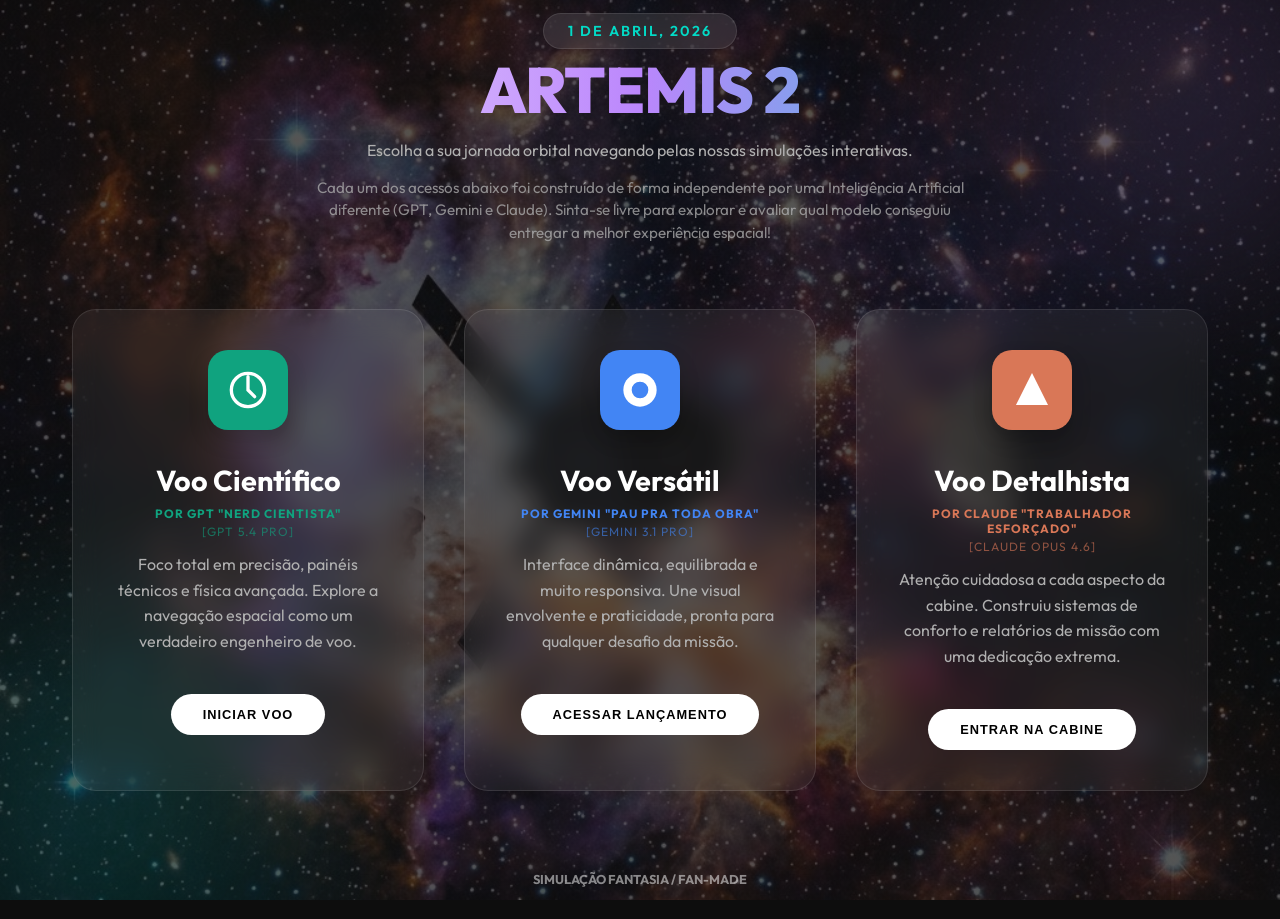
<file: index.html>
<!DOCTYPE html>
<html lang="pt-br">
<head>
    <meta charset="UTF-8">
    <meta name="viewport" content="width=device-width, initial-scale=1.0">
    <meta name="google-site-verification" content="vCRd75NkckQ5ONjl4FGs9igMTV8BqqFZXigfnOIRbf8" />
    <title>ARTEMIS 2 | Simulações Espaciais AI - 1 de Abril 2026</title>
    <meta name="description" content="Simulação de voo e viagem espacial para a Lua com a missão Artemis 2 em cooperação com as inteligências artificiais de última geração.">
    
    <!-- Google Fonts -->
    <link rel="preconnect" href="https://fonts.googleapis.com">
    <link rel="preconnect" href="https://fonts.gstatic.com" crossorigin>
    <link href="https://fonts.googleapis.com/css2?family=Outfit:wght@300;600;800&display=swap" rel="stylesheet">
    
    <!-- CSS -->
    <link rel="stylesheet" href="index.css">
    
    <link rel="icon" href="data:image/svg+xml,<svg xmlns='http://www.w3.org/2000/svg' viewBox='0 0 100 100'><text y='.9em' font-size='90'>🚀</text></svg>">
</head>
<body>

    <div class="bg-blobs">
        <div class="blob blob-1"></div>
        <div class="blob blob-2"></div>
    </div>

    <div class="container">
        <header>
            <span class="date-badge">1 DE ABRIL, 2026</span>
            <h1>Artemis 2</h1>
            <p style="margin-bottom: 0.8rem;">Escolha a sua jornada orbital navegando pelas nossas simulações interativas.</p>
            <p style="font-size: 0.95rem; opacity: 0.75; max-width: 650px; margin: 0 auto; line-height: 1.5;">
                Cada um dos acessos abaixo foi construído de forma independente por uma Inteligência Artificial diferente (GPT, Gemini e Claude). Sinta-se livre para explorar e avaliar qual modelo conseguiu entregar a melhor experiência espacial!
            </p>
        </header>

        <section class="simulations-grid">
            
            <!-- GPT 5.4 PRO -->
            <a href="artemis2_chat_gpt.html" class="card gpt-card">
                <div class="icon">
                    <svg width="40" height="40" viewBox="0 0 24 24" fill="none" xmlns="http://www.w3.org/2000/svg">
                        <path d="M12 2C6.47715 2 2 6.47715 2 12C2 17.5228 6.47715 22 12 22C17.5228 22 22 17.5228 22 12C22 6.47715 17.5228 2 12 2ZM12 4V12L16 16" stroke="white" stroke-width="2" stroke-linecap="round"/>
                    </svg>
                </div>
                <div>
                    <h2>Voo Científico</h2>
                    <div style="font-size: 0.75rem; font-weight: bold; color: var(--accent-gpt); text-transform: uppercase; margin-bottom: 0.8rem; letter-spacing: 1px;">
                        Por GPT "Nerd Cientista"
                        <span style="display: block; font-weight: normal; opacity: 0.6; margin-top: 0.2rem;">[GPT 5.4 PRO]</span>
                    </div>
                    <p>Foco total em precisão, painéis técnicos e física avançada. Explore a navegação espacial como um verdadeiro engenheiro de voo.</p>
                </div>
                <button class="btn">Iniciar Voo</button>
            </a>

            <!-- GEMINI 3.1 PRO -->
            <a href="artemis2_gemini.html" class="card gemini-card">
                <div class="icon">
                    <svg width="40" height="40" viewBox="0 0 24 24" fill="none" xmlns="http://www.w3.org/2000/svg">
                        <path d="M12 22C17.5228 22 22 17.5228 22 12C22 6.47715 17.5228 2 12 2C6.47715 2 2 6.47715 2 12C2 17.5228 6.47715 22 12 22Z" fill="white"/>
                        <circle cx="12" cy="12" r="5" fill="#4285f4"/>
                    </svg>
                </div>
                <div>
                    <h2>Voo Versátil</h2>
                    <div style="font-size: 0.75rem; font-weight: bold; color: var(--accent-gemini); text-transform: uppercase; margin-bottom: 0.8rem; letter-spacing: 1px;">
                        Por Gemini "Pau pra Toda Obra"
                        <span style="display: block; font-weight: normal; opacity: 0.6; margin-top: 0.2rem;">[GEMINI 3.1 PRO]</span>
                    </div>
                    <p>Interface dinâmica, equilibrada e muito responsiva. Une visual envolvente e praticidade, pronta para qualquer desafio da missão.</p>
                </div>
                <button class="btn">Acessar Lançamento</button>
            </a>

            <!-- CLAUDE OPUS 4.6 -->
            <a href="artemis2-opusv5.html" class="card claude-card">
                <div class="icon">
                    <svg width="40" height="40" viewBox="0 0 24 24" fill="none" xmlns="http://www.w3.org/2000/svg">
                        <path d="M12 4L4 20H20L12 4Z" fill="white" stroke="white" stroke-width="2"/>
                    </svg>
                </div>
                <div>
                    <h2>Voo Detalhista</h2>
                    <div style="font-size: 0.75rem; font-weight: bold; color: var(--accent-claude); text-transform: uppercase; margin-bottom: 0.8rem; letter-spacing: 1px;">
                        Por Claude "Trabalhador Esforçado"
                        <span style="display: block; font-weight: normal; opacity: 0.6; margin-top: 0.2rem;">[CLAUDE OPUS 4.6]</span>
                    </div>
                    <p>Atenção cuidadosa a cada aspecto da cabine. Construiu sistemas de conforto e relatórios de missão com uma dedicação extrema.</p>
                </div>
                <button class="btn">Entrar na Cabine</button>
            </a>

        </section>

        <footer style="margin-top: 5rem; opacity: 0.5; font-size: 0.8rem;">
            <strong>SIMULAÇÃO FANTASIA / FAN-MADE</strong>
        </footer>
    </div>

    <!-- Micro-animations for the mouse follow -->
    <script>
        document.addEventListener('mousemove', (e) => {
            const blobs = document.querySelectorAll('.blob');
            const x = (e.clientX / window.innerWidth - 0.5) * 50;
            const y = (e.clientY / window.innerHeight - 0.5) * 50;
            
            blobs.forEach((blob, index) => {
                const factor = index === 0 ? 1 : -0.8;
                blob.style.transform = `translate(${x * factor}px, ${y * factor}px)`;
            });
        });
    </script>
</body>
</html>
</file>
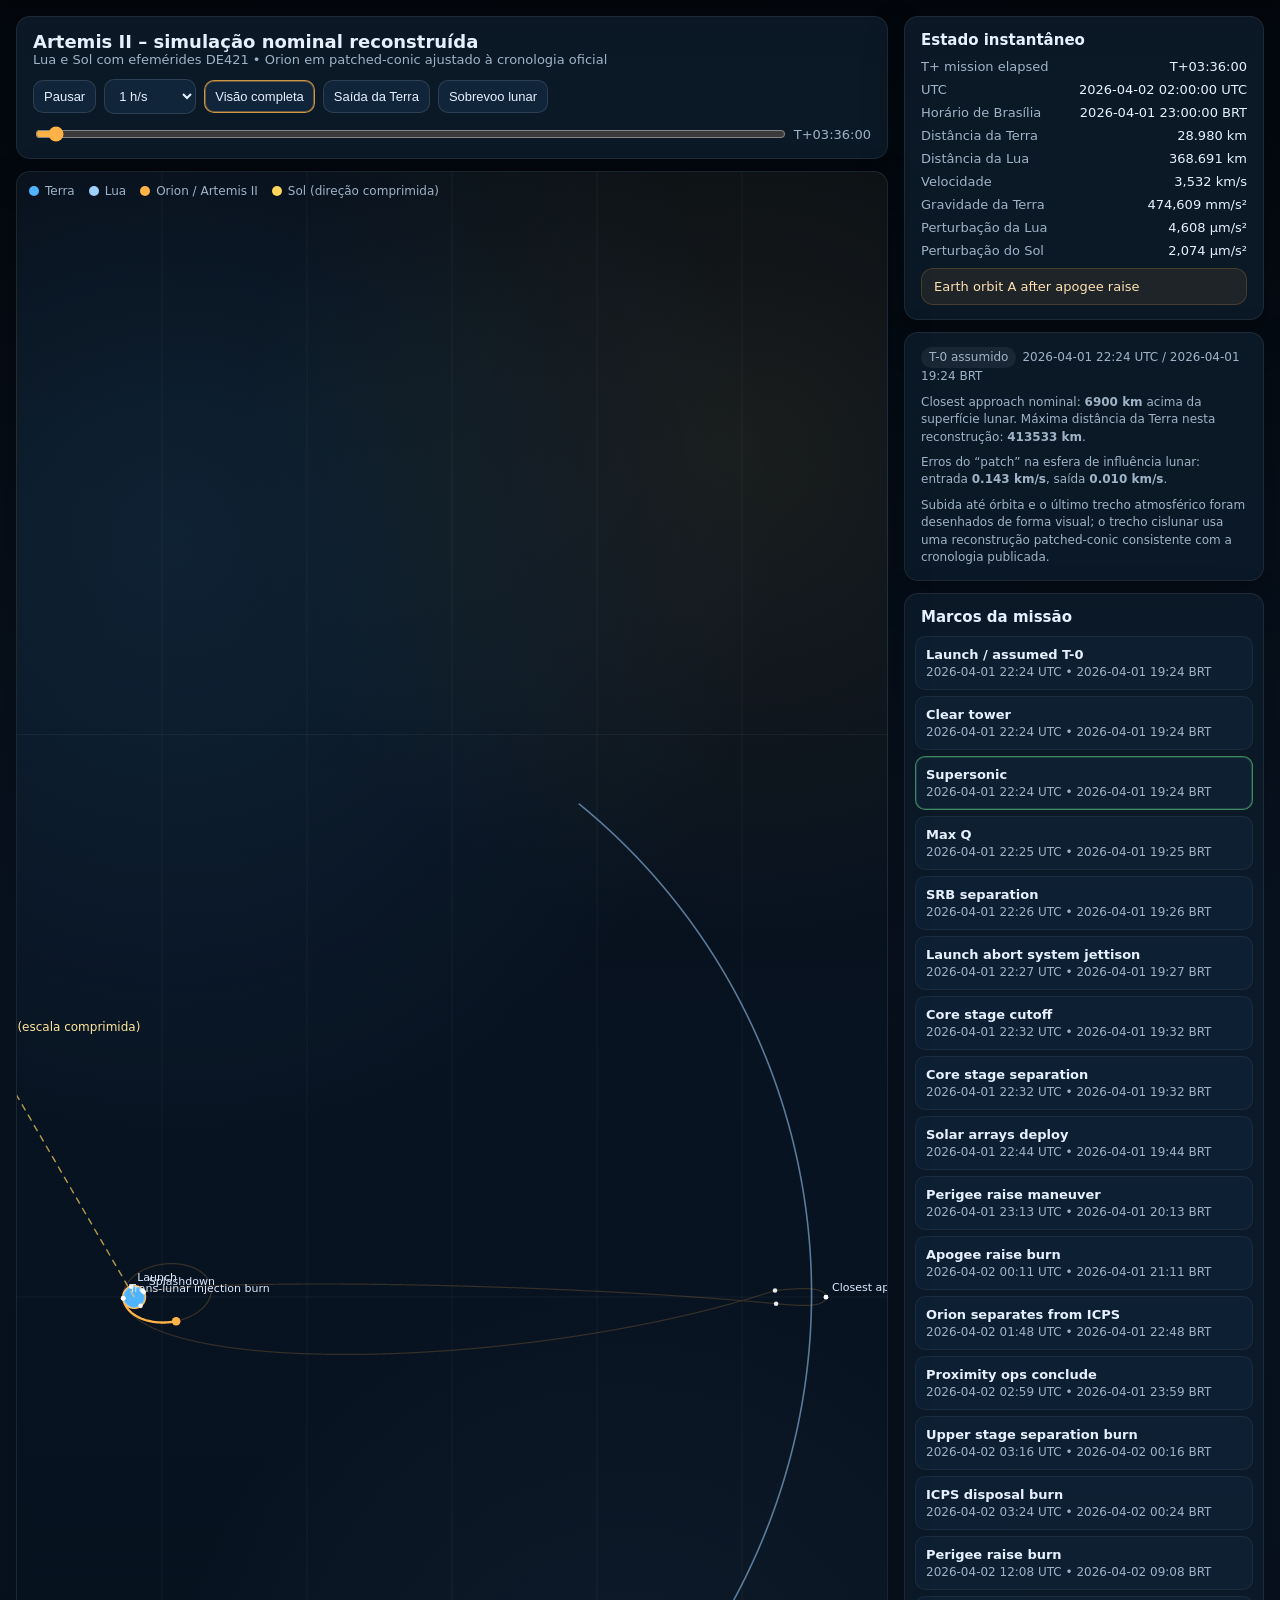
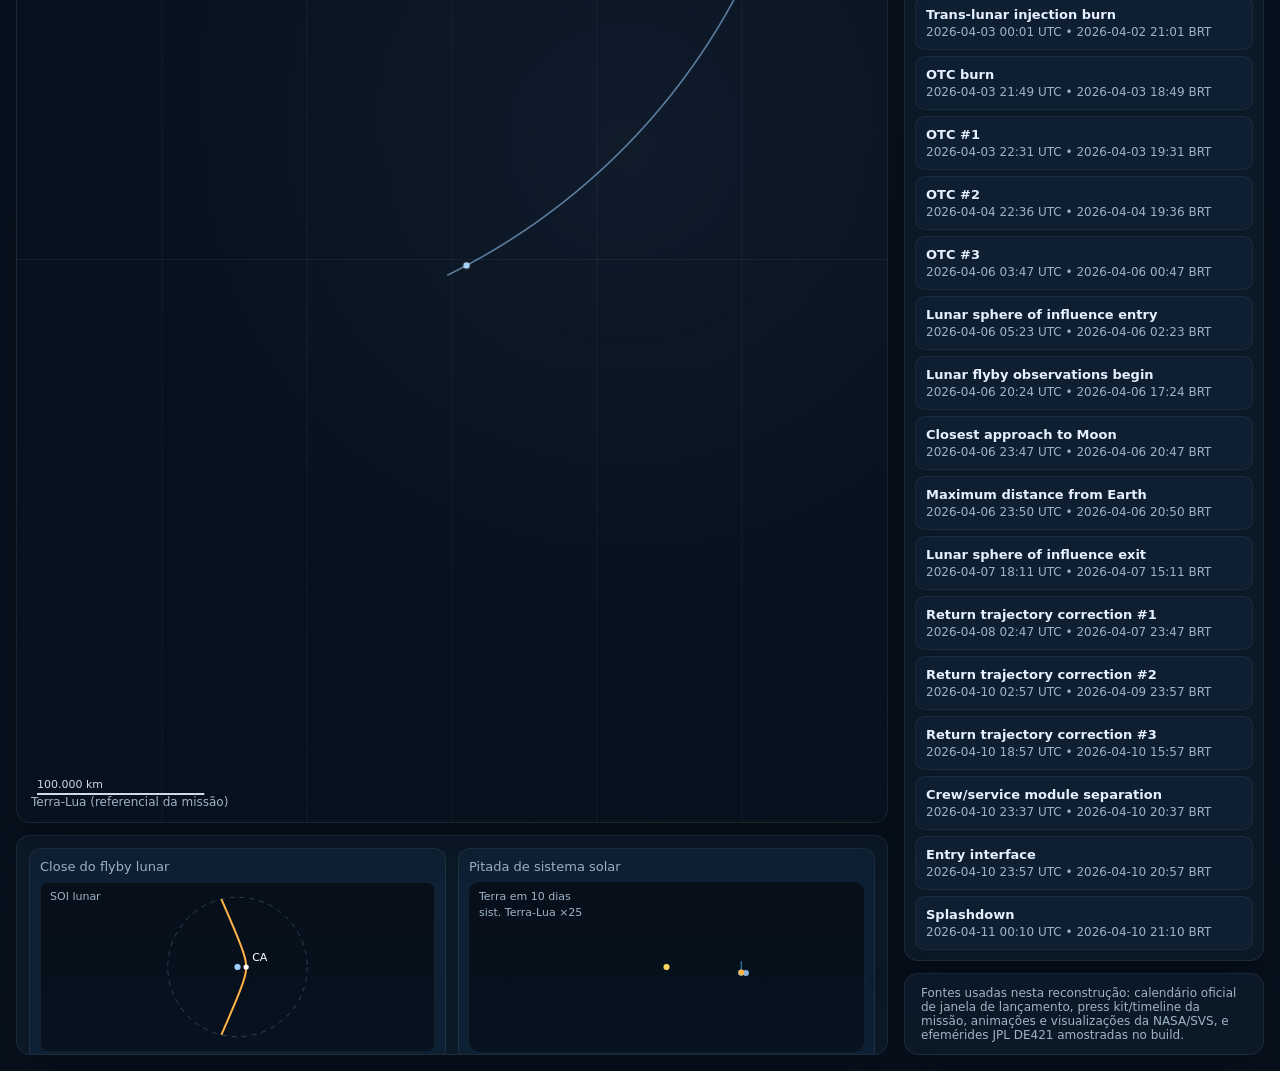
<file: artemis2_chat_gpt.html>
<!doctype html>
<html lang="pt-BR">
<head>
<meta charset="utf-8">
<meta name="viewport" content="width=device-width, initial-scale=1">
<title>Artemis II – reconstrução nominal</title>
<style>
  :root {
    --bg: #07111d;
    --panel: #0d1b2a;
    --panel2: #10243a;
    --text: #e7f0ff;
    --muted: #9fb3c8;
    --accent: #ffb347;
    --moon: #9fd0ff;
    --earth: #4fb3ff;
    --sun: #ffd55c;
    --grid: rgba(255,255,255,0.06);
    --line: rgba(255,255,255,0.1);
    --good: #6be38b;
  }
  * { box-sizing: border-box; }
  body {
    margin: 0;
    font-family: Inter, system-ui, -apple-system, Segoe UI, Roboto, Arial, sans-serif;
    background: linear-gradient(180deg, #03070c, #081321 35%, #07111d);
    color: var(--text);
  }
  .wrap {
    display: grid;
    grid-template-columns: minmax(0, 1fr) 360px;
    gap: 16px;
    padding: 16px;
    min-height: 100vh;
  }
  .left {
    display: grid;
    grid-template-rows: auto minmax(420px, 1fr) 220px;
    gap: 12px;
  }
  .card {
    background: rgba(13, 27, 42, 0.88);
    border: 1px solid rgba(255,255,255,0.08);
    border-radius: 14px;
    box-shadow: 0 16px 40px rgba(0,0,0,0.25);
    overflow: hidden;
  }
  .topbar {
    padding: 14px 16px 10px 16px;
    display: flex;
    gap: 12px;
    flex-wrap: wrap;
    align-items: center;
  }
  .title {
    font-size: 18px;
    font-weight: 700;
    margin-right: auto;
  }
  .subtitle {
    color: var(--muted);
    font-size: 13px;
  }
  .controls {
    display: flex;
    gap: 8px;
    flex-wrap: wrap;
    align-items: center;
  }
  button, select {
    background: var(--panel2);
    color: var(--text);
    border: 1px solid rgba(255,255,255,0.12);
    border-radius: 10px;
    padding: 8px 10px;
    font-size: 13px;
    cursor: pointer;
  }
  button.active {
    border-color: rgba(255,179,71,0.8);
    box-shadow: inset 0 0 0 1px rgba(255,179,71,0.35);
  }
  .sliderbar {
    display: grid;
    grid-template-columns: 1fr auto;
    gap: 10px;
    align-items: center;
    padding: 0 16px 14px 16px;
  }
  input[type="range"] {
    width: 100%;
    accent-color: #ffb347;
  }
  .timechip {
    font-variant-numeric: tabular-nums;
    color: var(--muted);
    font-size: 13px;
    white-space: nowrap;
  }
  .canvasWrap {
    position: relative;
    min-height: 420px;
    background:
      radial-gradient(circle at 18% 16%, rgba(79,179,255,0.12), transparent 30%),
      radial-gradient(circle at 84% 12%, rgba(255,213,92,0.08), transparent 24%),
      radial-gradient(circle at 70% 70%, rgba(159,208,255,0.05), transparent 28%),
      linear-gradient(180deg, #050b13, #081321 40%, #06111d);
  }
  canvas#mainCanvas {
    width: 100%;
    height: 100%;
    display: block;
    min-height: 420px;
  }
  .overlay {
    position: absolute;
    inset: 0;
    pointer-events: none;
  }
  .legend {
    position: absolute;
    left: 12px;
    top: 12px;
    display: flex;
    gap: 14px;
    flex-wrap: wrap;
    font-size: 12px;
    color: var(--muted);
  }
  .legend span::before {
    content: "";
    display: inline-block;
    width: 10px;
    height: 10px;
    border-radius: 50%;
    margin-right: 6px;
    vertical-align: -1px;
  }
  .legend .earth::before { background: var(--earth); }
  .legend .moon::before { background: var(--moon); }
  .legend .orion::before { background: var(--accent); }
  .legend .sun::before { background: var(--sun); }
  .miniGrid {
    display: grid;
    grid-template-columns: 1fr 1fr;
    gap: 12px;
    padding: 12px;
  }
  .miniCard {
    background: rgba(16,36,58,0.75);
    border: 1px solid rgba(255,255,255,0.07);
    border-radius: 12px;
    padding: 10px;
  }
  .miniTitle {
    font-size: 13px;
    color: var(--muted);
    margin-bottom: 8px;
  }
  canvas.small {
    width: 100%;
    height: 170px;
    display: block;
    background: linear-gradient(180deg, rgba(6,13,22,0.9), rgba(6,17,29,0.9));
    border-radius: 10px;
  }
  .right {
    display: grid;
    grid-template-rows: auto auto 1fr auto;
    gap: 12px;
  }
  .info {
    padding: 14px 16px;
  }
  .info h2 {
    font-size: 15px;
    margin: 0 0 10px 0;
  }
  .kv {
    display: grid;
    grid-template-columns: 1fr auto;
    gap: 8px 10px;
    font-size: 13px;
    align-items: center;
  }
  .kv .k { color: var(--muted); }
  .kv .v {
    font-variant-numeric: tabular-nums;
    text-align: right;
  }
  .phase {
    margin-top: 10px;
    padding: 10px 12px;
    border-radius: 12px;
    background: rgba(255,179,71,0.08);
    border: 1px solid rgba(255,179,71,0.18);
    color: #ffe0b3;
    font-size: 13px;
  }
  .noteBox {
    padding: 14px 16px;
    font-size: 12px;
    color: var(--muted);
    line-height: 1.45;
  }
  .events {
    padding: 10px 10px 4px 10px;
    overflow: auto;
  }
  .events h2 {
    font-size: 15px;
    margin: 4px 6px 10px 6px;
  }
  .event {
    display: grid;
    gap: 3px;
    padding: 10px 10px;
    margin-bottom: 6px;
    border-radius: 10px;
    background: rgba(16,36,58,0.6);
    border: 1px solid rgba(255,255,255,0.06);
    cursor: pointer;
  }
  .event:hover {
    border-color: rgba(255,179,71,0.35);
  }
  .event.active {
    border-color: rgba(107,227,139,0.55);
    box-shadow: inset 0 0 0 1px rgba(107,227,139,0.18);
  }
  .event .name {
    font-size: 13px;
    font-weight: 600;
  }
  .event .ts {
    color: var(--muted);
    font-size: 12px;
  }
  .footer {
    padding: 12px 16px;
    font-size: 12px;
    color: var(--muted);
    border-top: 1px solid rgba(255,255,255,0.06);
  }
  .pill {
    display: inline-block;
    padding: 2px 8px;
    border-radius: 999px;
    background: rgba(255,255,255,0.06);
    margin-right: 6px;
  }
  @media (max-width: 1080px) {
    .wrap {
      grid-template-columns: 1fr;
    }
    .right {
      grid-template-rows: auto auto auto auto;
    }
  }
</style>
</head>
<body>
<div class="wrap">
  <div class="left">
    <div class="card">
      <div class="topbar">
        <div>
          <div class="title">Artemis II – simulação nominal reconstruída</div>
          <div class="subtitle">Lua e Sol com efemérides DE421 • Orion em patched-conic ajustado à cronologia oficial</div>
        </div>
        <div class="controls">
          <button id="playBtn">Pausar</button>
          <select id="speedSel">
            <option value="1800">30 min/s</option>
            <option value="3600" selected>1 h/s</option>
            <option value="10800">3 h/s</option>
            <option value="21600">6 h/s</option>
            <option value="43200">12 h/s</option>
          </select>
          <button id="viewFull" class="active">Visão completa</button>
          <button id="viewEarth">Saída da Terra</button>
          <button id="viewMoon">Sobrevoo lunar</button>
        </div>
      </div>
      <div class="sliderbar">
        <input id="timeSlider" type="range" min="0" max="0" step="1" value="0">
        <div id="elapsedChip" class="timechip">T+00:00:00</div>
      </div>
    </div>

    <div class="card canvasWrap">
      <canvas id="mainCanvas"></canvas>
      <div class="overlay">
        <div class="legend">
          <span class="earth">Terra</span>
          <span class="moon">Lua</span>
          <span class="orion">Orion / Artemis II</span>
          <span class="sun">Sol (direção comprimida)</span>
        </div>
      </div>
    </div>

    <div class="card miniGrid">
      <div class="miniCard">
        <div class="miniTitle">Close do flyby lunar</div>
        <canvas id="moonCanvas" class="small"></canvas>
      </div>
      <div class="miniCard">
        <div class="miniTitle">Pitada de sistema solar</div>
        <canvas id="solarCanvas" class="small"></canvas>
      </div>
    </div>
  </div>

  <div class="right">
    <div class="card info">
      <h2>Estado instantâneo</h2>
      <div class="kv">
        <div class="k">T+ mission elapsed</div><div id="kvElapsed" class="v">—</div>
        <div class="k">UTC</div><div id="kvUTC" class="v">—</div>
        <div class="k">Horário de Brasília</div><div id="kvBRT" class="v">—</div>
        <div class="k">Distância da Terra</div><div id="kvEarthDist" class="v">—</div>
        <div class="k">Distância da Lua</div><div id="kvMoonDist" class="v">—</div>
        <div class="k">Velocidade</div><div id="kvSpeed" class="v">—</div>
        <div class="k">Gravidade da Terra</div><div id="kvAE" class="v">—</div>
        <div class="k">Perturbação da Lua</div><div id="kvAM" class="v">—</div>
        <div class="k">Perturbação do Sol</div><div id="kvAS" class="v">—</div>
      </div>
      <div id="phaseBox" class="phase">—</div>
    </div>

    <div class="card noteBox">
      <div><span class="pill">T-0 assumido</span>2026-04-01 22:24 UTC / 2026-04-01 19:24 BRT</div>
      <div style="margin-top:8px;">Closest approach nominal: <b>6900 km</b> acima da superfície lunar. Máxima distância da Terra nesta reconstrução: <b>413533 km</b>.</div>
      <div style="margin-top:8px;">Erros do “patch” na esfera de influência lunar: entrada <b>0.143 km/s</b>, saída <b>0.010 km/s</b>.</div>
      <div style="margin-top:8px;">Subida até órbita e o último trecho atmosférico foram desenhados de forma visual; o trecho cislunar usa uma reconstrução patched-conic consistente com a cronologia publicada.</div>
    </div>

    <div class="card events">
      <h2>Marcos da missão</h2>
      <div id="eventsList"></div>
    </div>

    <div class="card footer">
      Fontes usadas nesta reconstrução: calendário oficial de janela de lançamento, press kit/timeline da missão, animações e visualizações da NASA/SVS, e efemérides JPL DE421 amostradas no build.
    </div>
  </div>
</div>


<script>
let data;
fetch('data.json')
  .then(res => res.json())
  .then(parsedData => {
    data = parsedData;

const mainCanvas = document.getElementById('mainCanvas');
const moonCanvas = document.getElementById('moonCanvas');
const solarCanvas = document.getElementById('solarCanvas');
const ctx = mainCanvas.getContext('2d');
const ctxMoon = moonCanvas.getContext('2d');
const ctxSolar = solarCanvas.getContext('2d');

const slider = document.getElementById('timeSlider');
const playBtn = document.getElementById('playBtn');
const speedSel = document.getElementById('speedSel');
const viewBtns = {
  full: document.getElementById('viewFull'),
  earth: document.getElementById('viewEarth'),
  moon: document.getElementById('viewMoon'),
};

const basis = {
  mainX: data.basis.mainX,
  mainY: data.basis.mainY,
  solarX: data.basis.solarX,
  solarY: data.basis.solarY,
};

const segLabels = data.segmentLabels;
const events = data.events;
const majorEvents = data.majorEvents;

const N = data.timesSec.length;
slider.max = N - 1;
slider.value = 0;

let idx = 0;
let playing = true;
let simSecondsPerRealSecond = Number(speedSel.value);
let viewMode = 'full';
let lastFrame = performance.now();
let eventNodes = [];

function dot(a, b) {
  return a[0]*b[0] + a[1]*b[1] + a[2]*b[2];
}
function sub(a,b) {
  return [a[0]-b[0], a[1]-b[1], a[2]-b[2]];
}
function add(a,b) {
  return [a[0]+b[0], a[1]+b[1], a[2]+b[2]];
}
function mul(a, s) {
  return [a[0]*s, a[1]*s, a[2]*s];
}
function norm(a) {
  return Math.hypot(a[0], a[1], a[2]);
}
function projMain(v) {
  return [dot(v, basis.mainX), dot(v, basis.mainY)];
}
function projSolar(v) {
  return [dot(v, basis.solarX), dot(v, basis.solarY)];
}
function fmtElapsed(sec) {
  const d = Math.floor(sec / 86400);
  const h = Math.floor((sec % 86400) / 3600);
  const m = Math.floor((sec % 3600) / 60);
  const s = Math.floor(sec % 60);
  const hh = String(h).padStart(2,'0');
  const mm = String(m).padStart(2,'0');
  const ss = String(s).padStart(2,'0');
  return d > 0 ? `T+${d}d ${hh}:${mm}:${ss}` : `T+${hh}:${mm}:${ss}`;
}
function fmtKm(v) {
  return Intl.NumberFormat('pt-BR', {maximumFractionDigits: 0}).format(v) + ' km';
}
function fmtSpeed(v) {
  return v.toFixed(3).replace('.', ',') + ' km/s';
}
function fmtAccel(kmps2) {
  const mps2 = kmps2 * 1000;
  if (mps2 >= 1) return mps2.toFixed(3).replace('.', ',') + ' m/s²';
  if (mps2 >= 1e-3) return (mps2 * 1000).toFixed(3).replace('.', ',') + ' mm/s²';
  return (mps2 * 1e6).toFixed(3).replace('.', ',') + ' µm/s²';
}
function nearestEventIndex(i) {
  let best = 0;
  let bestd = Infinity;
  for (let k = 0; k < majorEvents.length; k++) {
    const d = Math.abs(majorEvents[k].index - i);
    if (d < bestd) { bestd = d; best = k; }
  }
  return best;
}

function resizeCanvas(canvas, heightHint) {
  const rect = canvas.getBoundingClientRect();
  const dpr = window.devicePixelRatio || 1;
  canvas.width = Math.round(rect.width * dpr);
  canvas.height = Math.round((heightHint || rect.height || 420) * dpr);
  const c = canvas.getContext('2d');
  c.setTransform(dpr,0,0,dpr,0,0);
}
function resizeAll() {
  const mainRect = mainCanvas.getBoundingClientRect();
  resizeCanvas(mainCanvas, mainRect.height || 420);
  resizeCanvas(moonCanvas, moonCanvas.getBoundingClientRect().height || 170);
  resizeCanvas(solarCanvas, solarCanvas.getBoundingClientRect().height || 170);
  draw();
}
window.addEventListener('resize', resizeAll);

function currentState(i) {
  const t = data.timesSec[i];
  const r = data.orionPosKm[i];
  const v = data.orionVelKmS[i];
  const rm = data.moonPosKm[i];
  const rs = data.sunPosKm[i];
  const relM = sub(rm, r);
  const earthDist = norm(r);
  const moonDist = norm(sub(r, rm));
  const speed = norm(v);
  const aE = data.constants.muEarth / (earthDist*earthDist);
  const rmMag = norm(rm);
  const rsMag = norm(rs);
  const aMvec = add(mul(relM, data.constants.muMoon / Math.pow(norm(relM), 3)), mul(rm, -data.constants.muMoon / Math.pow(rmMag, 3)));
  const relS = sub(rs, r);
  const aSvec = add(mul(relS, data.constants.muSun / Math.pow(norm(relS), 3)), mul(rs, -data.constants.muSun / Math.pow(rsMag, 3)));
  return {
    t, r, v, rm, rs, earthDist, moonDist, speed,
    aE, aM: norm(aMvec), aS: norm(aSvec),
    seg: data.segmentCode[i]
  };
}

function setActiveView(name) {
  viewMode = name;
  Object.entries(viewBtns).forEach(([k, btn]) => btn.classList.toggle('active', k === name));
  draw();
}
viewBtns.full.onclick = () => setActiveView('full');
viewBtns.earth.onclick = () => setActiveView('earth');
viewBtns.moon.onclick = () => setActiveView('moon');

playBtn.onclick = () => {
  playing = !playing;
  playBtn.textContent = playing ? 'Pausar' : 'Reproduzir';
};
speedSel.onchange = () => {
  simSecondsPerRealSecond = Number(speedSel.value);
};
slider.oninput = () => {
  idx = Number(slider.value);
  draw();
};

function buildEvents() {
  const root = document.getElementById('eventsList');
  root.innerHTML = '';
  eventNodes = events.map((ev) => {
    const div = document.createElement('div');
    div.className = 'event';
    div.innerHTML = `<div class="name">${ev.name}</div><div class="ts">${ev.utc} • ${ev.brt}</div>`;
    div.onclick = () => {
      idx = ev.index;
      slider.value = idx;
      draw();
    };
    root.appendChild(div);
    return div;
  });
}

function worldToScreen(p, canvas, center, spanKm) {
  const w = canvas.clientWidth;
  const h = canvas.clientHeight;
  const scale = Math.min(w, h) / spanKm;
  return [
    w/2 + (p[0] - center[0]) * scale,
    h/2 - (p[1] - center[1]) * scale
  ];
}
function drawCircle(c, canvas, center, spanKm, worldP, radiusKm, fill, stroke) {
  const [x, y] = worldToScreen(worldP, canvas, center, spanKm);
  const px = Math.max(3, radiusKm * (Math.min(canvas.clientWidth, canvas.clientHeight) / spanKm));
  c.beginPath();
  c.arc(x, y, px, 0, Math.PI * 2);
  if (fill) {
    c.fillStyle = fill;
    c.fill();
  }
  if (stroke) {
    c.strokeStyle = stroke;
    c.stroke();
  }
}
function drawPolyline(c, canvas, center, spanKm, pts, color, width, maxIndex=null, dashed=false) {
  c.save();
  if (dashed) c.setLineDash([6,4]);
  c.beginPath();
  let started = false;
  const lim = maxIndex === null ? pts.length : Math.min(maxIndex + 1, pts.length);
  for (let i = 0; i < lim; i++) {
    const p = worldToScreen(pts[i], canvas, center, spanKm);
    if (!started) {
      c.moveTo(p[0], p[1]);
      started = true;
    } else {
      c.lineTo(p[0], p[1]);
    }
  }
  c.strokeStyle = color;
  c.lineWidth = width;
  c.stroke();
  c.restore();
}
function drawText(c, text, x, y, color='#dce9ff', size=12, align='left') {
  c.fillStyle = color;
  c.font = `${size}px Inter, system-ui, sans-serif`;
  c.textAlign = align;
  c.fillText(text, x, y);
}

function getMainView(i) {
  const moon2d = projMain(data.moonPosKm[i]);
  if (viewMode === 'earth') return { center:[0,0], span:120000 };
  if (viewMode === 'moon') return { center:moon2d, span:120000 };
  return { center:[190000,0], span:520000 };
}

function drawMain() {
  const c = ctx;
  const w = mainCanvas.clientWidth;
  const h = mainCanvas.clientHeight;
  c.clearRect(0,0,w,h);

  const state = currentState(idx);
  const view = getMainView(idx);
  const center = view.center;
  const span = view.span;

  // subtle grid
  c.save();
  c.strokeStyle = 'rgba(255,255,255,0.05)';
  c.lineWidth = 1;
  const cols = 6, rows = 4;
  for (let j = 1; j < cols; j++) {
    const x = (w/cols) * j;
    c.beginPath(); c.moveTo(x,0); c.lineTo(x,h); c.stroke();
  }
  for (let j = 1; j < rows; j++) {
    const y = (h/rows) * j;
    c.beginPath(); c.moveTo(0,y); c.lineTo(w,y); c.stroke();
  }
  c.restore();

  // projected arrays
  const moonPts = data.moonPosKm.map(projMain);
  const orionPts = data.orionPosKm.map(projMain);

  drawPolyline(c, mainCanvas, center, span, moonPts, 'rgba(159,208,255,0.55)', 1.6);
  drawPolyline(c, mainCanvas, center, span, orionPts, 'rgba(255,179,71,0.18)', 1.2);
  drawPolyline(c, mainCanvas, center, span, orionPts, '#ffb347', 2.3, idx);

  drawCircle(c, mainCanvas, center, span, [0,0], data.constants.earthRadiusKm, '#4fb3ff', 'rgba(255,255,255,0.20)');
  drawCircle(c, mainCanvas, center, span, projMain(data.moonPosKm[idx]), data.constants.moonRadiusKm, '#9fd0ff', 'rgba(255,255,255,0.18)');

  const cur = worldToScreen(projMain(state.r), mainCanvas, center, span);
  c.fillStyle = '#ffb347';
  c.beginPath(); c.arc(cur[0], cur[1], 4.3, 0, Math.PI*2); c.fill();

  // Sun direction compressed
  const sun2d = projMain(state.rs);
  const sMag = Math.hypot(sun2d[0], sun2d[1]) || 1;
  const sunDir = [sun2d[0]/sMag, sun2d[1]/sMag];
  const sunDisplay = [sunDir[0] * span * 0.34, sunDir[1] * span * 0.34];
  const pEarth = worldToScreen([0,0], mainCanvas, center, span);
  const pSun = worldToScreen(sunDisplay, mainCanvas, center, span);
  c.save();
  c.setLineDash([7,5]);
  c.strokeStyle = 'rgba(255,213,92,0.7)';
  c.lineWidth = 1.4;
  c.beginPath(); c.moveTo(pEarth[0], pEarth[1]); c.lineTo(pSun[0], pSun[1]); c.stroke();
  c.restore();
  c.fillStyle = '#ffd55c';
  c.beginPath(); c.arc(pSun[0], pSun[1], 7, 0, Math.PI*2); c.fill();
  drawText(c, 'Sol (escala comprimida)', pSun[0] + 10, pSun[1] - 10, '#ffe59c', 12);

  // Major event markers
  c.save();
  for (const ev of majorEvents) {
    const p = projMain(data.orionPosKm[ev.index]);
    const scr = worldToScreen(p, mainCanvas, center, span);
    if (scr[0] < -80 || scr[0] > w + 80 || scr[1] < -40 || scr[1] > h + 40) continue;
    c.fillStyle = 'rgba(255,255,255,0.9)';
    c.beginPath(); c.arc(scr[0], scr[1], 2.3, 0, Math.PI*2); c.fill();
    if (span <= 170000 || ['Launch / assumed T-0','Trans-lunar injection burn','Closest approach to Moon','Splashdown'].includes(ev.name)) {
      drawText(c, ev.name.replace(' / assumed T-0',''), scr[0] + 6, scr[1] - 6, '#dce9ff', 11);
    }
  }
  c.restore();

  // title inside canvas
  drawText(c, viewMode === 'full' ? 'Terra-Lua (referencial da missão)' : viewMode === 'earth' ? 'Saída da Terra' : 'Região da Lua', 14, h - 16, '#9fb3c8', 12);

  // scale bar
  const barKm = viewMode === 'full' ? 100000 : 20000;
  const pxBar = (Math.min(w,h) / span) * barKm;
  c.strokeStyle = '#cfd9ea'; c.lineWidth = 2;
  c.beginPath(); c.moveTo(20, h - 28); c.lineTo(20 + pxBar, h - 28); c.stroke();
  drawText(c, Intl.NumberFormat('pt-BR').format(barKm) + ' km', 20, h - 34, '#cfd9ea', 11);
}

function drawMoonInset() {
  const c = ctxMoon;
  const w = moonCanvas.clientWidth;
  const h = moonCanvas.clientHeight;
  c.clearRect(0,0,w,h);

  const span = 170000;
  const center = [0,0];
  const moonRelPts = data.orionPosKm.map((r, i) => projMain(sub(r, data.moonPosKm[i])));
  const flyStart = majorEvents.find(e => e.name === 'Lunar sphere of influence entry').index;
  const flyEnd = majorEvents.find(e => e.name === 'Lunar sphere of influence exit').index;
  const curRel = projMain(sub(data.orionPosKm[idx], data.moonPosKm[idx]));

  c.strokeStyle = 'rgba(255,255,255,0.06)';
  c.strokeRect(0.5,0.5,w-1,h-1);

  // SOI
  c.save();
  c.strokeStyle = 'rgba(159,208,255,0.25)';
  c.setLineDash([5,5]);
  const p0 = worldToScreen([0,0], moonCanvas, center, span);
  const soiPx = data.constants.soiRadiusKm * (Math.min(w,h)/span);
  c.beginPath(); c.arc(p0[0], p0[1], soiPx, 0, Math.PI*2); c.stroke();
  c.restore();

  drawPolyline(c, moonCanvas, center, span, moonRelPts.slice(flyStart, flyEnd+1), '#ffb347', 2.0);
  drawCircle(c, moonCanvas, center, span, [0,0], data.constants.moonRadiusKm, '#9fd0ff', 'rgba(255,255,255,0.15)');
  c.fillStyle = '#ffb347';
  const pCur = worldToScreen(curRel, moonCanvas, center, span);
  c.beginPath(); c.arc(pCur[0], pCur[1], 4, 0, Math.PI*2); c.fill();

  // closest approach marker
  const iCA = majorEvents.find(e => e.name === 'Closest approach to Moon').index;
  const pCA = worldToScreen(moonRelPts[iCA], moonCanvas, center, span);
  c.fillStyle = '#ffffff';
  c.beginPath(); c.arc(pCA[0], pCA[1], 2.6, 0, Math.PI*2); c.fill();
  drawText(c, 'CA', pCA[0] + 6, pCA[1] - 6, '#ffffff', 11);
  drawText(c, 'SOI lunar', 10, 18, '#9fb3c8', 11);
}

function drawSolarInset() {
  const c = ctxSolar;
  const w = solarCanvas.clientWidth;
  const h = solarCanvas.clientHeight;
  c.clearRect(0,0,w,h);

  const earthHelio2d = data.sunPosKm.map(s => projSolar(mul(s, -1)));
  const center = [0,0];
  const span = 340000000; // km

  // Earth arc around Sun
  drawPolyline(c, solarCanvas, center, span, earthHelio2d, 'rgba(79,179,255,0.55)', 1.5);
  drawCircle(c, solarCanvas, center, span, [0,0], 696340, '#ffd55c', 'rgba(255,255,255,0.12)');

  const earthNow = projSolar(mul(data.sunPosKm[idx], -1));
  drawCircle(c, solarCanvas, center, span, earthNow, 6378, '#4fb3ff');

  const boost = 25;
  const moonRel = projSolar(data.moonPosKm[idx]);
  const orionRel = projSolar(data.orionPosKm[idx]);
  const moonBoost = [earthNow[0] + moonRel[0] * boost, earthNow[1] + moonRel[1] * boost];
  const orionBoost = [earthNow[0] + orionRel[0] * boost, earthNow[1] + orionRel[1] * boost];

  drawCircle(c, solarCanvas, center, span, moonBoost, 1737 * boost, 'rgba(159,208,255,0.85)');
  drawCircle(c, solarCanvas, center, span, orionBoost, 600 * boost, '#ffb347');

  drawText(c, 'Terra em 10 dias', 10, 18, '#9fb3c8', 11);
  drawText(c, 'sist. Terra-Lua ×25', 10, 34, '#9fb3c8', 11);
}

function drawInfo() {
  const st = currentState(idx);
  document.getElementById('elapsedChip').textContent = fmtElapsed(st.t);
  document.getElementById('kvElapsed').textContent = fmtElapsed(st.t);

  const launchUTC = new Date(Date.UTC(2026, 3, 1, 22, 24, 0));
  const abs = new Date(launchUTC.getTime() + st.t * 1000);
  const fmtUTC = abs.toLocaleString('sv-SE', { timeZone:'UTC', hour12:false }).replace(' ', ' ') + ' UTC';
  const fmtBRT = abs.toLocaleString('sv-SE', { timeZone:'America/Sao_Paulo', hour12:false }).replace(' ', ' ') + ' BRT';
  document.getElementById('kvUTC').textContent = fmtUTC;
  document.getElementById('kvBRT').textContent = fmtBRT;
  document.getElementById('kvEarthDist').textContent = fmtKm(st.earthDist);
  document.getElementById('kvMoonDist').textContent = fmtKm(st.moonDist);
  document.getElementById('kvSpeed').textContent = fmtSpeed(st.speed);
  document.getElementById('kvAE').textContent = fmtAccel(st.aE);
  document.getElementById('kvAM').textContent = fmtAccel(st.aM);
  document.getElementById('kvAS').textContent = fmtAccel(st.aS);
  document.getElementById('phaseBox').textContent = segLabels[st.seg];

  const activeEvent = nearestEventIndex(idx);
  eventNodes.forEach((n, k) => n.classList.toggle('active', k === activeEvent));
}

function draw() {
  idx = Math.max(0, Math.min(N - 1, idx));
  slider.value = idx;
  drawMain();
  drawMoonInset();
  drawSolarInset();
  drawInfo();
}

function animate(ts) {
  const dt = (ts - lastFrame) / 1000;
  lastFrame = ts;
  if (playing) {
    const advanceSeconds = dt * simSecondsPerRealSecond;
    const curT = data.timesSec[idx];
    const target = curT + advanceSeconds;
    while (idx < N - 1 && data.timesSec[idx] < target) idx++;
    if (idx >= N - 1) {
      idx = N - 1;
      playing = false;
      playBtn.textContent = 'Reproduzir';
    }
    draw();
  }
  requestAnimationFrame(animate);
}

buildEvents();
resizeAll();
requestAnimationFrame(animate);
  });
</script>
</body>
</html>
</file>
<file: index.css>
/* Reset & Base */
:root {
  --primary-color: #bb86fc;
  --secondary-color: #03dac6;
  --bg-color: #0d0d0d;
  --card-bg: rgba(255, 255, 255, 0.05);
  --glass-border: rgba(255, 255, 255, 0.1);
  --text-main: #ffffff;
  --text-muted: #b0b0b0;
  --accent-gpt: #10a37f;
  --accent-gemini: #4285f4;
  --accent-claude: #d97757;
  --font-family: 'Outfit', -apple-system, BlinkMacSystemFont, 'Segoe UI', Roboto, Helvetica, Arial, sans-serif;
}

* {
  margin: 0;
  padding: 0;
  box-sizing: border-box;
}

body {
  font-family: var(--font-family);
  background-color: var(--bg-color);
  color: var(--text-main);
  overflow-x: hidden;
  height: 100vh;
  display: flex;
  flex-direction: column;
  align-items: center;
  justify-content: center;
  background-image: 
    linear-gradient(rgba(13, 13, 13, 0.7), rgba(13, 13, 13, 0.7)),
    url('background.jpg');
  background-size: cover;
  background-position: center;
  background-attachment: fixed;
}

/* Scrollbar */
::-webkit-scrollbar {
  width: 8px;
}
::-webkit-scrollbar-track {
  background: var(--bg-color);
}
::-webkit-scrollbar-thumb {
  background: var(--glass-border);
  border-radius: 4px;
}
::-webkit-scrollbar-thumb:hover {
  background: var(--primary-color);
}

/* Container */
.container {
  max-width: 1200px;
  width: 100%;
  padding: 2rem;
  text-align: center;
  z-index: 10;
}

/* Header */
header {
  margin-bottom: 4rem;
  animation: fadeInDown 1.2s ease-out;
}

h1 {
  font-size: 4rem;
  font-weight: 800;
  letter-spacing: -1px;
  background: linear-gradient(to right, #fff, var(--primary-color), var(--secondary-color));
  -webkit-background-clip: text;
  background-clip: text;
  -webkit-text-fill-color: transparent;
  margin-bottom: 0.5rem;
  text-transform: uppercase;
}

.date-badge {
  display: inline-block;
  padding: 0.5rem 1.5rem;
  background: rgba(255, 255, 255, 0.1);
  backdrop-filter: blur(10px);
  border-radius: 50px;
  border: 1px solid var(--glass-border);
  font-size: 0.9rem;
  color: var(--secondary-color);
  font-weight: 600;
  letter-spacing: 2px;
}

/* Grid */
.simulations-grid {
  display: grid;
  grid-template-columns: repeat(auto-fit, minmax(300px, 1fr));
  gap: 2.5rem;
  width: 100%;
}

/* Card Style */
.card {
  background: var(--card-bg);
  backdrop-filter: blur(15px);
  border: 1px solid var(--glass-border);
  border-radius: 24px;
  padding: 2.5rem;
  text-decoration: none;
  color: inherit;
  transition: all 0.4s cubic-bezier(0.175, 0.885, 0.32, 1.275);
  position: relative;
  overflow: hidden;
  display: flex;
  flex-direction: column;
  align-items: center;
  gap: 1.5rem;
  animation: fadeInUp 1s ease-out both;
}

.card:nth-child(1) { animation-delay: 0.2s; }
.card:nth-child(2) { animation-delay: 0.4s; }
.card:nth-child(3) { animation-delay: 0.6s; }

.card::before {
  content: '';
  position: absolute;
  top: 0;
  left: 0;
  width: 100%;
  height: 100%;
  background: radial-gradient(circle at top right, rgba(255, 255, 255, 0.1), transparent);
  opacity: 0;
  transition: opacity 0.3s ease;
}

.card:hover {
  transform: translateY(-10px) scale(1.02);
  border-color: rgba(255, 255, 255, 0.3);
  box-shadow: 0 20px 40px rgba(0, 0, 0, 0.4);
}

.card:hover::before {
  opacity: 1;
}

.icon {
  width: 80px;
  height: 80px;
  border-radius: 20px;
  display: flex;
  align-items: center;
  justify-content: center;
  font-size: 2.5rem;
  margin-bottom: 0.5rem;
  box-shadow: 0 10px 20px rgba(0, 0, 0, 0.2);
}

.gpt-card .icon { background: var(--accent-gpt); color: white; }
.gemini-card .icon { background: var(--accent-gemini); color: white; }
.claude-card .icon { background: var(--accent-claude); color: white; }

h2 {
  font-size: 1.8rem;
  font-weight: 700;
  margin-bottom: 0.5rem;
}

p {
  color: var(--text-muted);
  font-size: 1rem;
  line-height: 1.6;
}

.btn {
  margin-top: 1rem;
  padding: 0.8rem 2rem;
  border-radius: 50px;
  font-weight: 700;
  text-transform: uppercase;
  font-size: 0.8rem;
  letter-spacing: 1px;
  border: none;
  cursor: pointer;
  background: white;
  color: black;
  transition: 0.3s ease;
}

.card:hover .btn {
  background: var(--primary-color);
  color: white;
}

/* Animations */
@keyframes fadeInDown {
  from { opacity: 0; transform: translateY(-30px); }
  to { opacity: 1; transform: translateY(0); }
}

@keyframes fadeInUp {
  from { opacity: 0; transform: translateY(30px); }
  to { opacity: 1; transform: translateY(0); }
}

/* Particles Background Sim */
.bg-blobs {
  position: fixed;
  top: 0;
  left: 0;
  width: 100%;
  height: 100%;
  z-index: 1;
  pointer-events: none;
  overflow: hidden;
}

.blob {
  position: absolute;
  width: 400px;
  height: 400px;
  background: var(--primary-color);
  filter: blur(100px);
  border-radius: 50%;
  opacity: 0.15;
  animation: float 20s infinite alternate;
}

.blob-1 { top: -100px; right: -100px; background: var(--primary-color); }
.blob-2 { bottom: -100px; left: -100px; background: var(--secondary-color); animation-delay: -5s; }

@keyframes float {
  from { transform: translate(0, 0); }
  to { transform: translate(100px, 100px); }
}

/* Responsive */
@media (max-width: 768px) {
  h1 { font-size: 2.5rem; }
  .simulations-grid { grid-template-columns: 1fr; }
  body { height: auto; padding: 2rem 0; }
}
</file>
